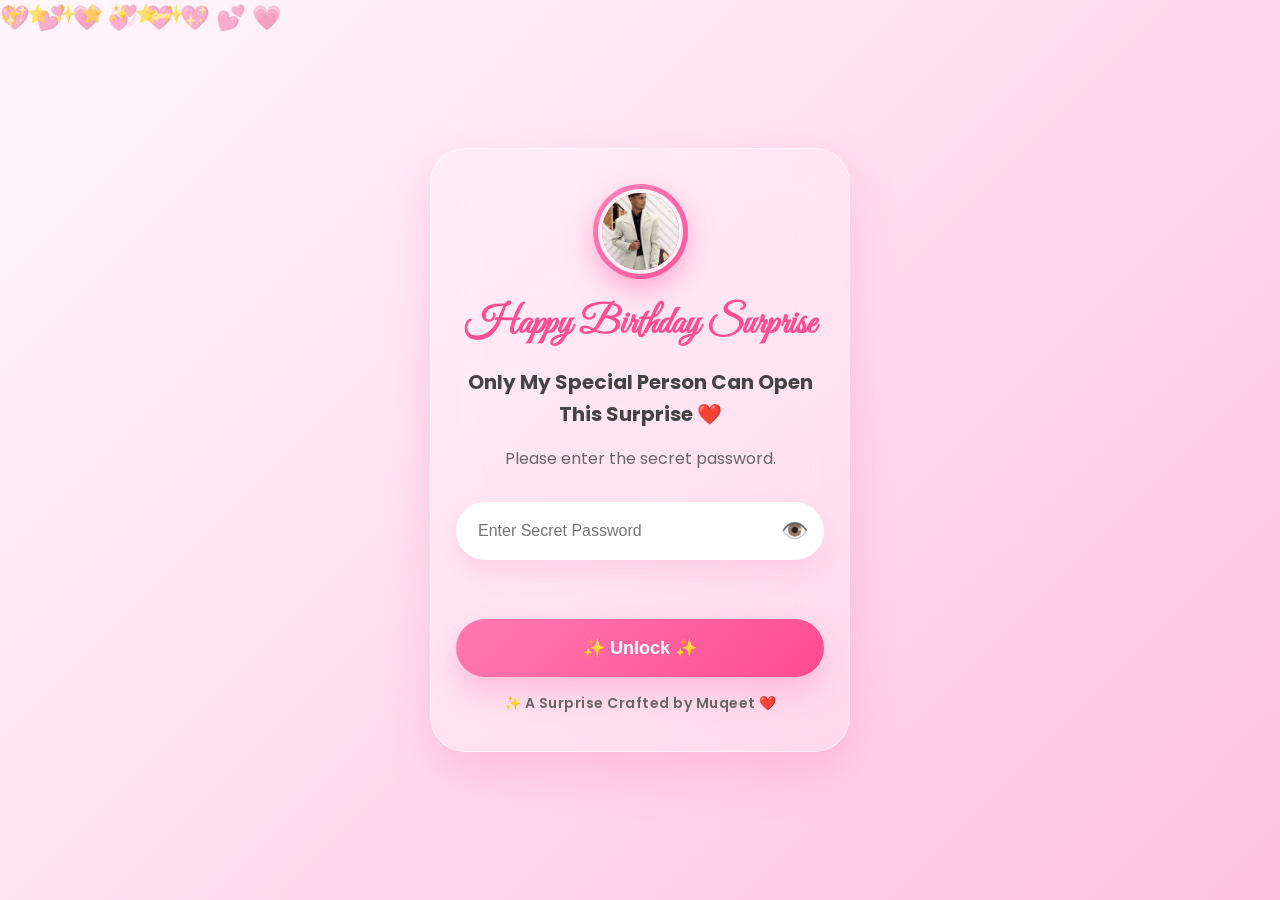
<file: index.html>
<!DOCTYPE html>
<html lang="en">

<head>

<meta charset="UTF-8">

<meta name="viewport"
content="width=device-width, initial-scale=1.0">

<title>Birthday Surprise 🔒</title>

<link rel="preconnect"
href="https://fonts.googleapis.com">

<link rel="preconnect"
href="https://fonts.gstatic.com"
crossorigin>

<link href="https://fonts.googleapis.com/css2?family=Poppins:wght@300;400;500;600;700&family=Great+Vibes&display=swap"
rel="stylesheet">

<link rel="stylesheet"
href="password.css">

</head>

<body>

<!-- Floating Background -->

<div class="hearts"></div>

<div class="sparkles"></div>


<!-- Main Card -->

<div class="container">

<div class="glass-card">

<div class="lock-icon">

    <img
        src="Muqeet.jpg"
        alt="Muqeet"
    >

</div>

<h1>

Happy Birthday Surprise

</h1>

<h2>

Only My Special Person

Can Open This Surprise ❤️

</h2>

<p>

Please enter the secret password.

</p>

<!-- Password Box -->

<div class="input-box">

<input

type="password"

id="password"

placeholder="Enter Secret Password"

autocomplete="off"

>

<button

id="togglePassword"

type="button">

👁️

</button>

</div>

<!-- Error -->

<p id="errorText"></p>

<!-- Unlock Button -->

<button id="unlockBtn">

✨ Unlock ✨

</button>

<!-- Loading -->

<div id="loadingBox">

<div class="loader"></div>

<p>

Unlocking Surprise...

</p>

</div>
<p class="hosted-by">

    ✨ A Surprise Crafted by Muqeet ❤️

</p>
</div>

</div>


<script src="password.js"></script>

</body>

</html>
</file>
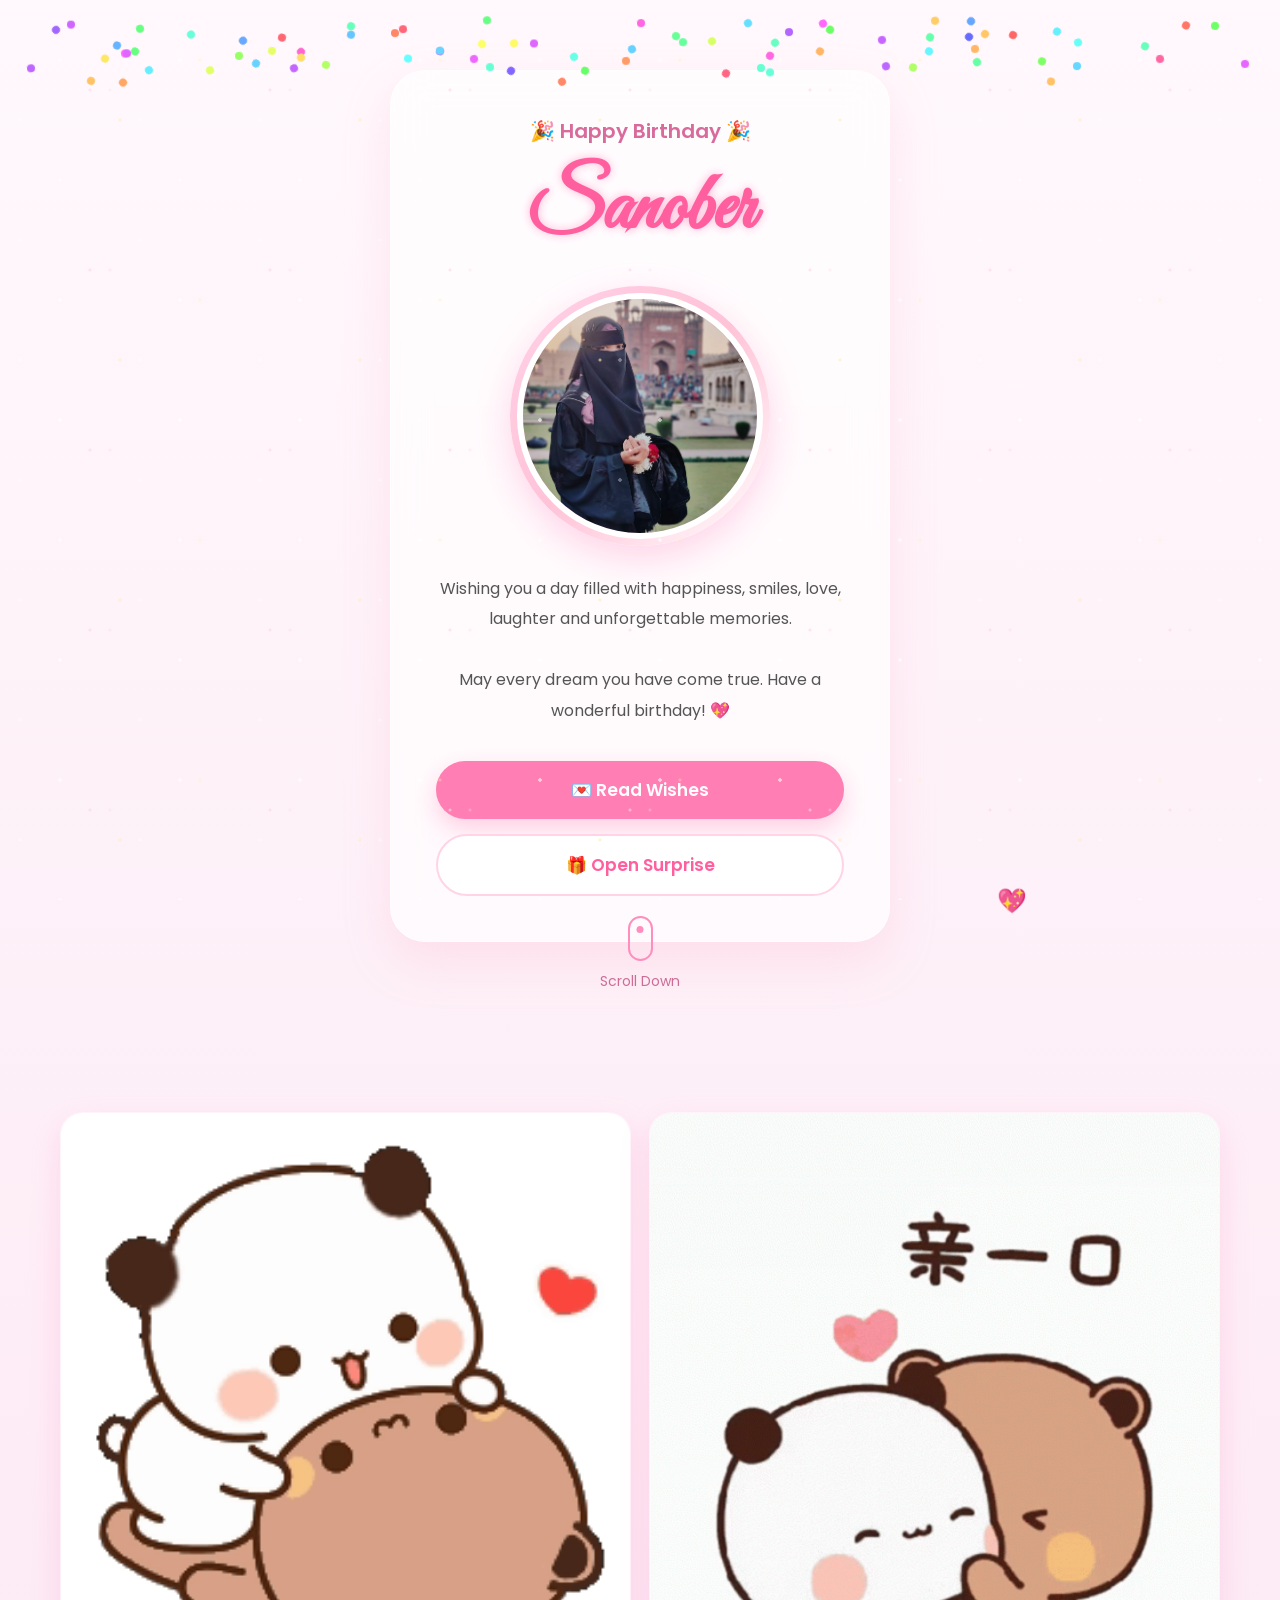
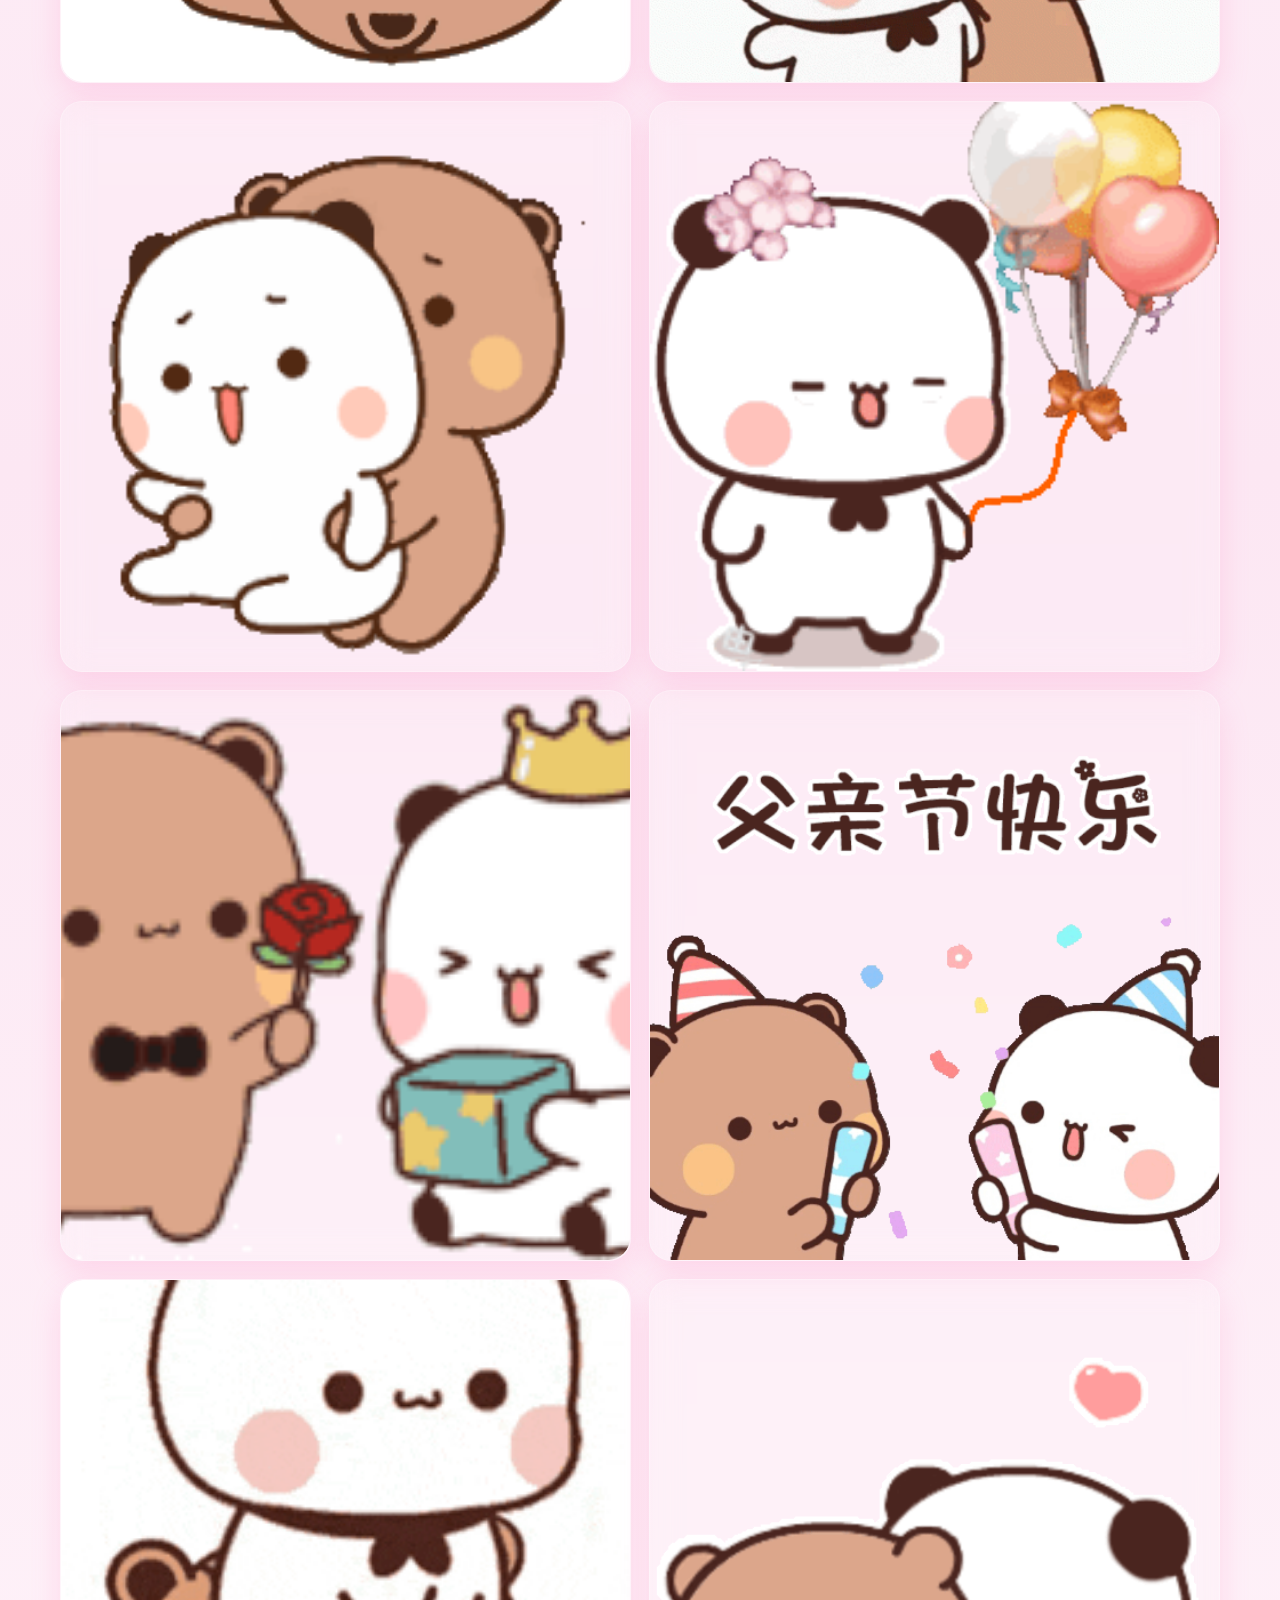
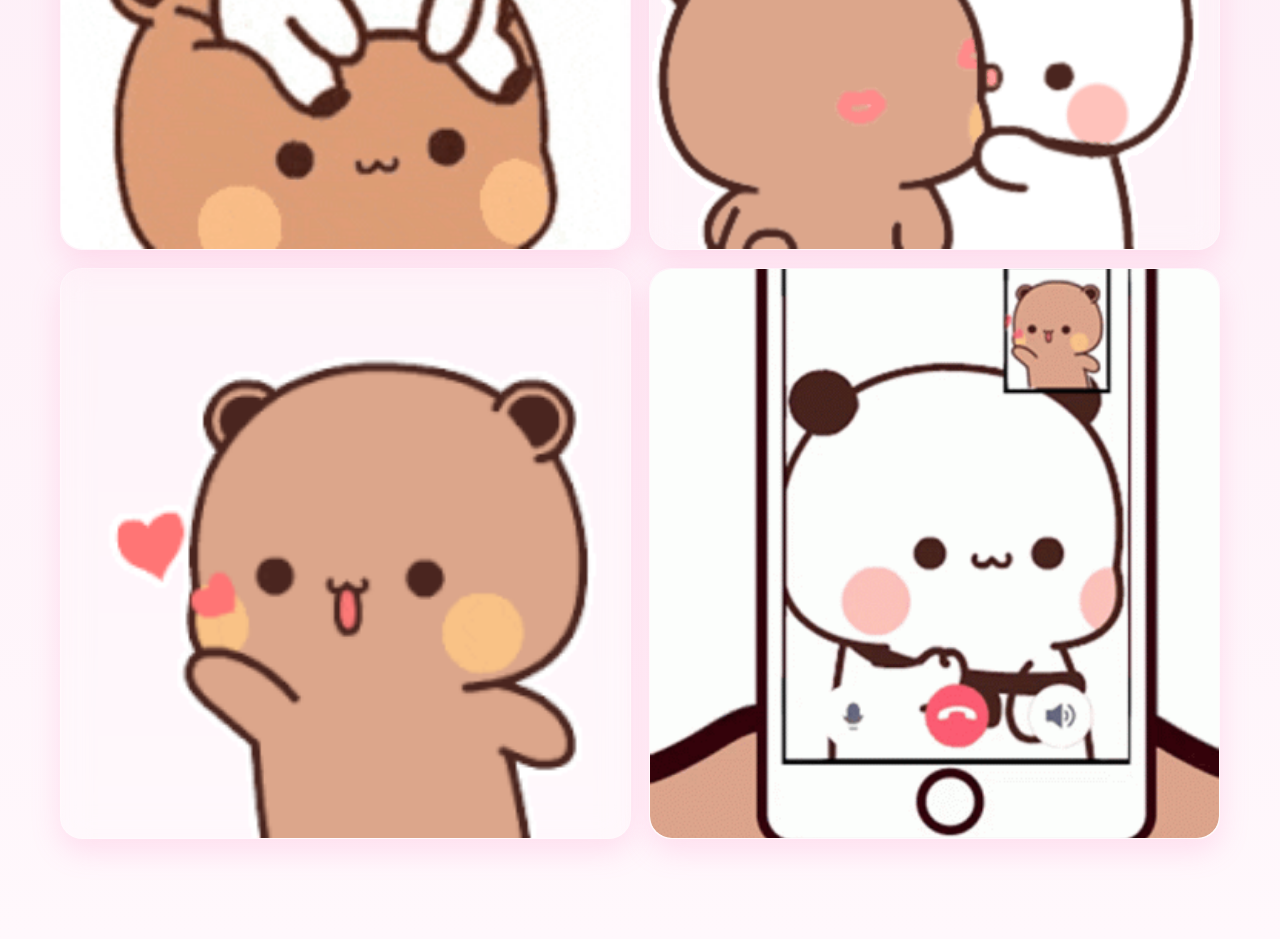
<file: home.html>
<!DOCTYPE html>
<html lang="en">
<head>
    <meta charset="UTF-8" />
    <meta name="viewport" content="width=device-width, initial-scale=1.0" />
    <title>Happy Birthday Sanober</title>

    <!-- Google Font -->
    <link href="https://fonts.googleapis.com/css2?family=Poppins:wght@300;400;500;600;700&family=Great+Vibes&display=swap" rel="stylesheet">

    <!-- CSS -->
    <link rel="stylesheet" href="style.css">
</head>
<body>

    <!-- Floating Hearts -->
    <div class="hearts">
        <span>❤</span>
        <span>❤</span>
        <span>❤</span>
        <span>❤</span>
        <span>❤</span>
        <span>❤</span>
        <span>❤</span>
    </div>

    <!-- Floating Balloons -->
    <div class="balloons">
        <div class="balloon b1"></div>
        <div class="balloon b2"></div>
        <div class="balloon b3"></div>
        <div class="balloon b4"></div>
    </div>

    <!-- Hero Section -->
    <section class="hero">

        <div class="card">

            <p class="small-title">
                🎉 Happy Birthday 🎉
            </p>

            <h1>
                Sanober
            </h1>

            <div class="photo-box">
                <img src="home.jpg" alt="Photo">
            </div>

            <p class="message">
                Wishing you a day filled with happiness,
                smiles, love, laughter and unforgettable
                memories.
                <br><br>
                May every dream you have come true.
                Have a wonderful birthday!
                💖
            </p>

            <div class="buttons">

                <a href="page2.html" class="btn pink">
                    💌 Read Wishes
                </a>

                <a href="gallery.html" class="btn white">
                    🎁 Open Surprise
                </a>

            </div>

        </div>

        <!-- Scroll Down -->

        <div class="scroll">

            <span></span>

            <p>Scroll Down</p>

        </div>

    </section>

    <!-- Sparkles -->
    <div class="sparkles"></div>

    
    <!-- =========================================
Cute GIF Gallery (Append Only)
========================================= -->

<section class="gif-gallery">

    <div class="gif-card">
        <img src="1.gif" alt="GIF 1">
    </div>

    <div class="gif-card">
        <img src="2.gif" alt="GIF 2">
    </div>

    <div class="gif-card">
        <img src="3.gif" alt="GIF 3">
    </div>

    <div class="gif-card">
        <img src="4.gif" alt="GIF 4">
    </div>

    <div class="gif-card">
        <img src="5.gif" alt="GIF 5">
    </div>

    <div class="gif-card">
        <img src="6.gif" alt="GIF 6">
    </div>

    <div class="gif-card">
        <img src="7.gif" alt="GIF 7">
    </div>

    <div class="gif-card">
        <img src="8.gif" alt="GIF 8">
    </div>

    <div class="gif-card">
        <img src="9.gif" alt="GIF 9">
    </div>

    <div class="gif-card">
        <img src="10.gif" alt="GIF 10">
    </div>

    <script src="script.js"></script>
</body>
</html>
</file>
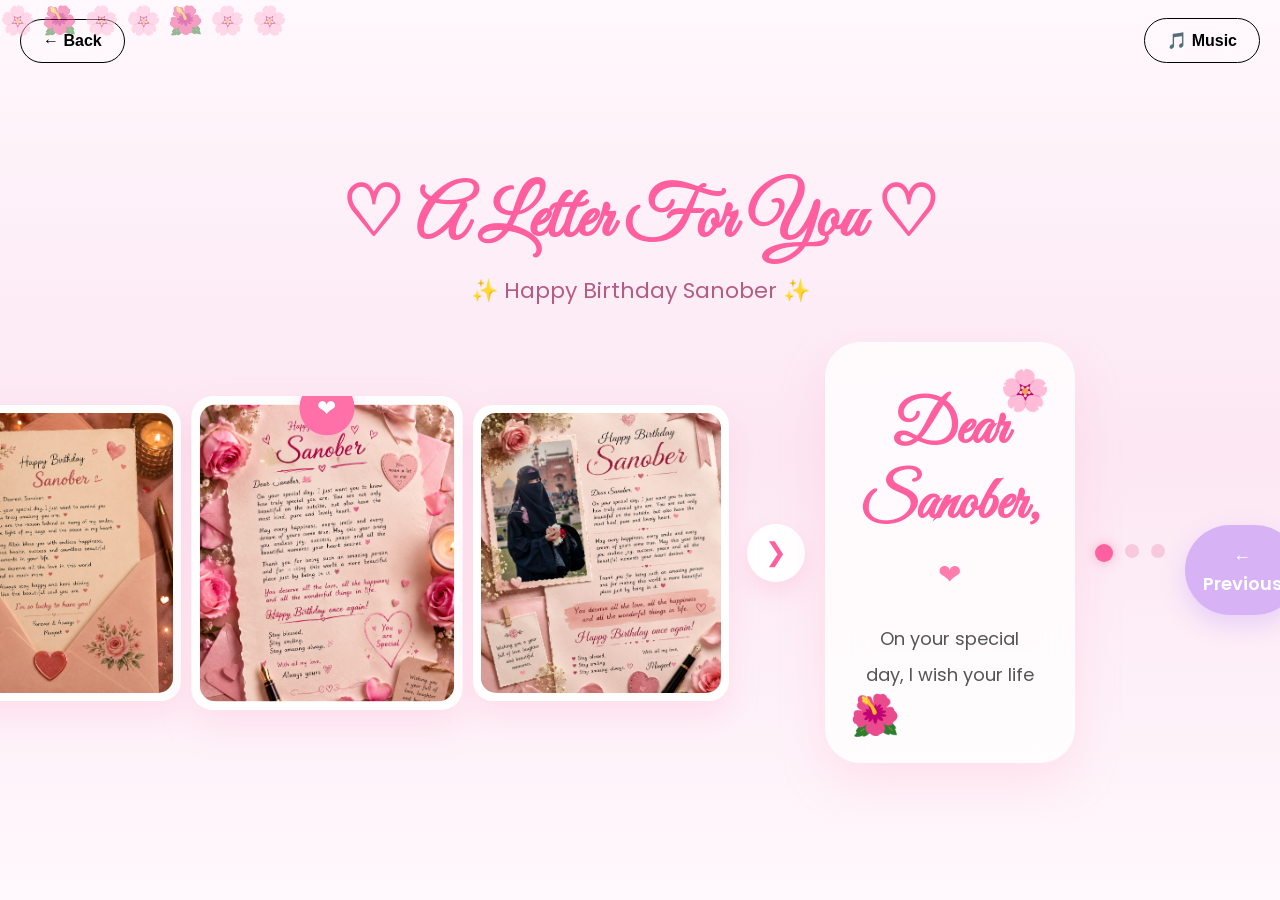
<file: page2.html>
<!DOCTYPE html>
<html lang="en">

<head>

<meta charset="UTF-8">
<meta name="viewport" content="width=device-width, initial-scale=1.0">

<title>A Letter For You | Sanober</title>

<link rel="preconnect" href="https://fonts.googleapis.com">
<link rel="preconnect" href="https://fonts.gstatic.com" crossorigin>

<link href="https://fonts.googleapis.com/css2?family=Great+Vibes&family=Poppins:wght@300;400;500;600;700&display=swap" rel="stylesheet">

<link rel="stylesheet" href="page2.css">

</head>

<body>

<!-- Floating Petals -->
<div class="petals"></div>

<!-- Music Button -->

<header class="top-bar">

<button class="back-btn" onclick="window.location.href='home.html'">

← Back

</button>

<button id="musicBtn">

🎵 Music

</button>

</header>

<!-- Main Container -->

<section class="container">

<!-- Heading -->

<div class="heading">

<h1>
♡ A Letter For You ♡
</h1>

<p>
✨ Happy Birthday Sanober ✨
</p>

</div>

<!-- Image Gallery -->

<div class="gallery-section">

    <button class="arrow left">
        ❮
    </button>

    <div class="gallery">

        <div class="image left-img">

            <img src="letter1.jpg" alt="Letter1">

        </div>

        <div class="image center-img">

            <img src="letter2.png" alt="Letter2">

            <div class="heart-badge">
                ❤
            </div>

        </div>

        <div class="image right-img">

    <img 
        src="letter3.png"
        alt="Letter3"
      
         </div>

    </div>

    <button class="arrow right">
        ❯
    </button>

</div>
<!-- Letter -->

<div class="letter-card">

<div class="flower flower-top">
🌸
</div>

<div class="flower flower-bottom">
🌺
</div>

<h2>

Dear Sanober,

</h2>

<div class="divider">

❤

</div>

<div class="letter-text">

<p>

On your special day,
I wish your life always stays
filled with happiness,
peace, love and beautiful memories.

</p>

<p>

May every smile you share
return to you a thousand times.

May every dream become reality,
and may success always walk beside you.

</p>

<p>

Thank you for being such
a wonderful person.

You deserve all the happiness
this world has to offer.

</p>

<p>

Happy Birthday once again!

Stay blessed,
Stay smiling,
Stay amazing.

💖

</p>

</div>

</div>

<!-- Slider Dots -->

<div class="dots">

<span class="active"></span>

<span></span>

<span></span>

</div>

<!-- Bottom Buttons -->

<div class="bottom-buttons">

<a href="home.html" class="previous">

← Previous

</a>

<a href="page3.html" class="next">

Next 🎁 →

</a>

</div>

</section>

<audio id="bgMusic" loop>
    <source src="Happy Birthday.mp3" type="audio/mpeg">
</audio>

<!-- Fullscreen Letter Image Preview -->

<div id="letterLightbox">

    <button id="closeLetter">

        ✕

    </button>

    <img
        src="letter1.jpg"
        alt="Birthday Letter"
    >
    

</div>


<script>
const letterImage =
document.querySelector(".left-img img");

const letterLightbox =
document.getElementById("letterLightbox");

const closeLetter =
document.getElementById("closeLetter");

letterImage.addEventListener("click", function(){

    letterLightbox.classList.add("show");

});

closeLetter.addEventListener("click", function(){

    letterLightbox.classList.remove("show");

});

letterLightbox.addEventListener("click", function(e){

    if(e.target === letterLightbox){

        letterLightbox.classList.remove("show");

    }

});


</script>

<!-- Fullscreen Letter Image Preview -->

<div id="letterLightbox2">

    <button id="closeLetter2">
        ✕
    </button>

    <img
        src="letter2.png"
        alt="Birthday Letter 2"
    >

</div>

<script>

const letterImage2 =
document.querySelector(".center-img img");

const letterLightbox2 =
document.getElementById("letterLightbox2");

const closeLetter2 =
document.getElementById("closeLetter2");

letterImage2.addEventListener("click", function(){

    letterLightbox2.classList.add("show");

});

closeLetter2.addEventListener("click", function(){

    letterLightbox2.classList.remove("show");

});

letterLightbox2.addEventListener("click", function(e){

    if(e.target === letterLightbox2){

        letterLightbox2.classList.remove("show");

    }

});

</script>

<!-- Fullscreen Letter 3 Image Preview -->

<div id="letterLightbox3">

    <button id="closeLetter3">
        ✕
    </button>

    <img
        src="letter3.png"
        alt="Birthday Letter 3"
    >

</div>

<script>

const letterImage3 =
document.querySelector(".right-img img");

const letterLightbox3 =
document.getElementById("letterLightbox3");

const closeLetter3 =
document.getElementById("closeLetter3");

letterImage3.addEventListener("click", function(){

    letterLightbox3.classList.add("show");

});

closeLetter3.addEventListener("click", function(){

    letterLightbox3.classList.remove("show");

});

letterLightbox3.addEventListener("click", function(e){

    if(e.target === letterLightbox3){

        letterLightbox3.classList.remove("show");

    }

});

</script>

<script src="music.js"></script>
<script src="page2.js"></script>

</body>

</html>
</file>
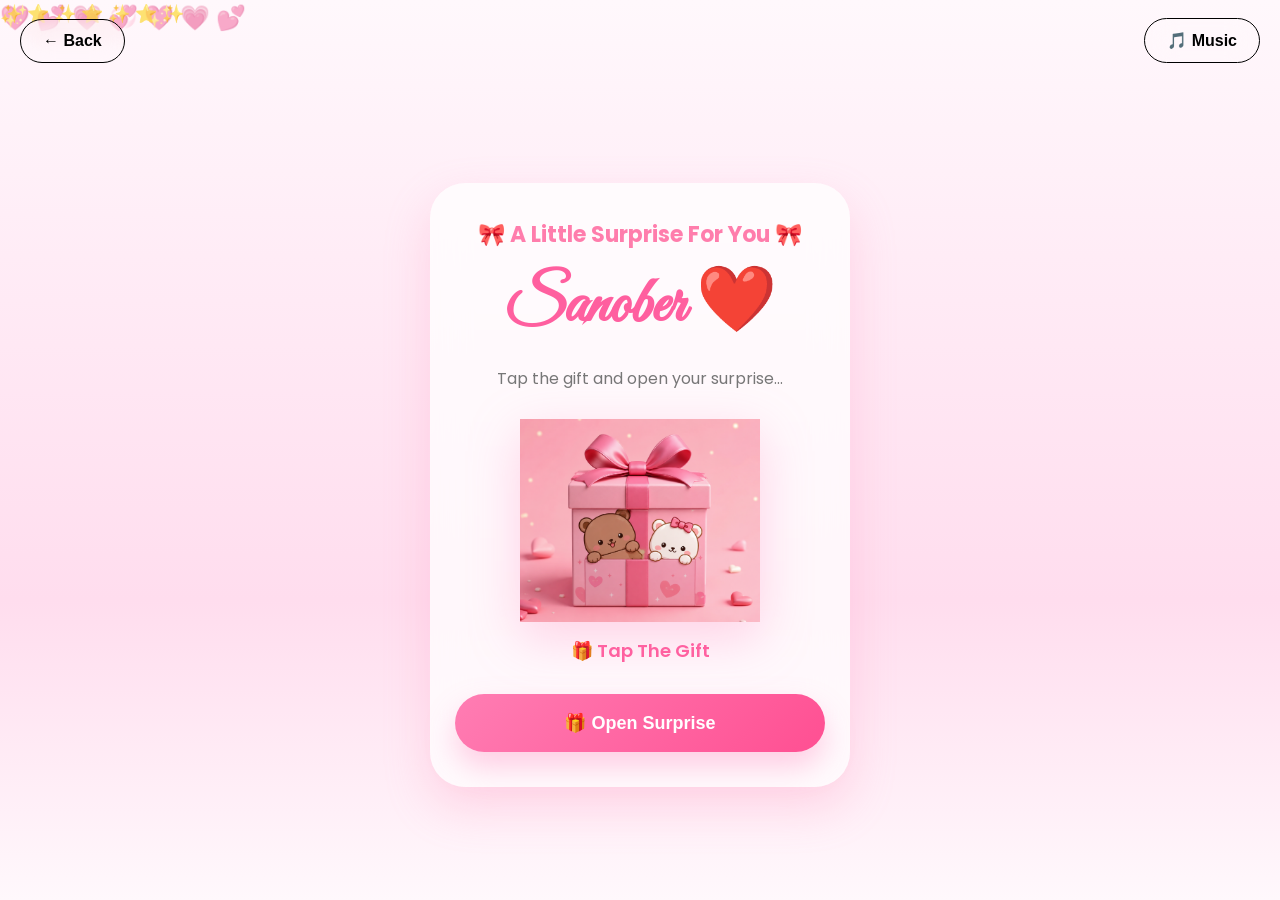
<file: page3.html>
<!DOCTYPE html>
<html lang="en">

<head>

<meta charset="UTF-8">
<meta name="viewport" content="width=device-width, initial-scale=1.0">

<title>Birthday Surprise ❤️</title>

<link rel="preconnect" href="https://fonts.googleapis.com">
<link rel="preconnect" href="https://fonts.gstatic.com" crossorigin>

<link href="https://fonts.googleapis.com/css2?family=Poppins:wght@300;400;500;600;700&family=Great+Vibes&display=swap" rel="stylesheet">

<link rel="stylesheet" href="page3.css">

</head>

<body>

<!-- Floating Background -->

<div class="hearts"></div>
<div class="sparkles"></div>

<!-- Music Button -->

<header class="top-bar">

<button class="back-btn" onclick="window.location.href='page2.html'">

← Back

</button>

<button id="musicBtn">

🎵 Music

</button>
 </header>
<!-- Main -->

<section class="container">

<div class="card">

<h3>

🎀 A Little Surprise For You 🎀

</h3>

<h1>

Sanober ❤️

</h1>

<p class="subtitle">

Tap the gift and open your surprise...

</p>

<!-- Gift Box -->

<div class="gift-area">

<img

id="giftBox"

class="gift-box"

src="box.png"

alt="Gift Box"

>

<p class="tap-text">

🎁 Tap The Gift

</p>

</div>

<!-- Hidden Surprise -->

<div id="surpriseContent" class="surprise-content">

<!-- Bears -->

<div class="bear-box">

<img

class="bear-img"

src="bear.jpg"

alt="Cute Bears"

>

</div>

<!-- Photo -->

<div class="photo-frame">

<img

src="home.jpg"

id="userPhoto"

alt="Photo"

>

</div>

<h2>

Happy Birthday ❤️

</h2>

<p>

May Allah always keep you smiling,

healthy and successful.

You deserve all the happiness in the world.

🎂✨

</p>

<a

href="page4.html"

id="wishBtn"

class="wish-btn"

>

💋 Surprise Wish Message 😙

</a>

</div>

<!-- Open Button -->

<button id="openBtn">

🎁 Open Surprise

</button>

</div>

</section>

<audio id="bgMusic" loop>
    <source src="Happy Birthday.mp3" type="audio/mpeg">
</audio>

<script src="music.js"></script>
<script src="page3.js"></script>

</body>




</html>
</file>
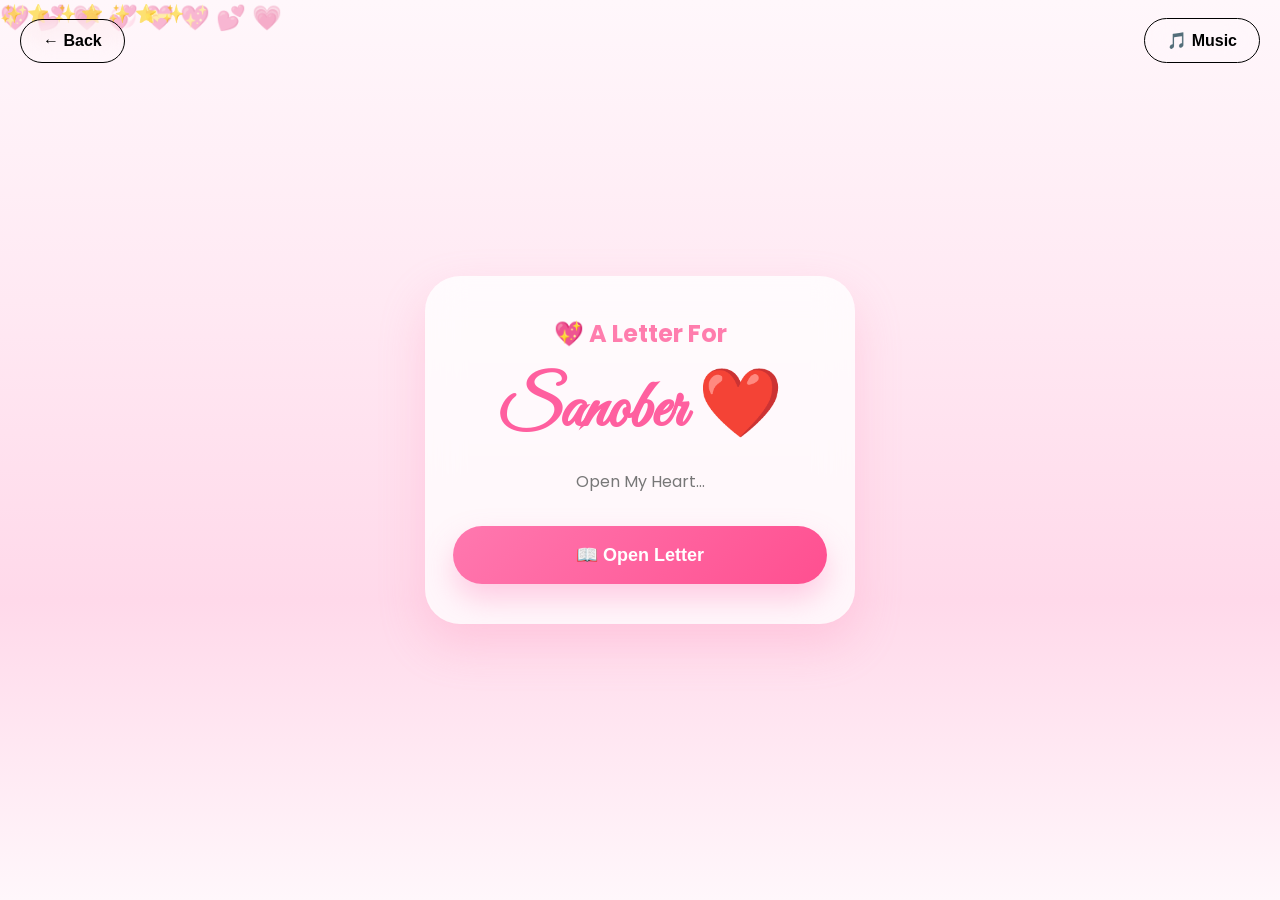
<file: page4.html>
<!DOCTYPE html>
<html lang="en">

<head>

<meta charset="UTF-8">

<meta name="viewport"
content="width=device-width, initial-scale=1.0">

<title>A Letter From My Heart ❤️</title>

<link rel="preconnect"
href="https://fonts.googleapis.com">

<link rel="preconnect"
href="https://fonts.gstatic.com"
crossorigin>

<link href="https://fonts.googleapis.com/css2?family=Poppins:wght@300;400;500;600;700&family=Great+Vibes&display=swap"
rel="stylesheet">

<link rel="stylesheet"
href="page4.css">

</head>

<body>

<!-- Floating Effects -->

<div class="hearts"></div>

<div class="sparkles"></div>

<!-- Music + Back btn -->

<header class="top-bar">

    <button class="back-btn" onclick="window.location.href='page3.html'">
        ← Back
    </button>

    <button id="musicBtn">
        🎵 Music
    </button>

</header>

<!-- Book -->

<section class="container">

<div class="book">

<div class="book-cover">

<h3>

💖

A Letter

For

</h3>

<h1>

Sanober ❤️

</h1>

<p>

Open My Heart...

</p>

<button id="openBook">

📖 Open Letter

</button>

</div>

<!-- Letter -->

<div
id="letterPage"
class="letter-page">

<div class="top">

🐻🤍

</div>

<h2>

Happy Birthday Sanober❤️

</h2>

<!-- Typewriter Message -->

<div id="message" class="message"></div>


<!-- Read Again -->

<button
id="readAgain"
class="again-btn">

💌 Read Again

</button>

<div class="ending">

🌹

Forever & Always

❤️

</div>

</div>

</div>

</section>
<audio id="bgMusic" loop>
    <source src="Happy Birthday.mp3" type="audio/mpeg">
</audio>


<script src="music.js"></script>
<script src="message.js"></script>
<script src="page4.js"></script>

</body>

</html>
</file>
<file: password.css>
/*=========================================
PASSWORD PAGE
password.css (Part 1)
=========================================*/

*{
    margin:0;
    padding:0;
    box-sizing:border-box;
}

html{
    scroll-behavior:smooth;
}

body{

    font-family:'Poppins',sans-serif;

    min-height:100vh;

    display: flex;

    justify-content:center;

    align-items:center;

    overflow:hidden;

    background:linear-gradient(135deg,#fff7fb,#ffe7f3,#ffd3e8,#ffc2df);

    position:relative;

}

/* Floating Background */

.hearts,
.sparkles{

    position:fixed;

    inset:0;

    pointer-events:none;

    z-index:1;

}

/* Main */

.container{

    width:100%;

    display:flex;

    justify-content:center;

    align-items:center;

    padding:20px;

    position:relative;

    z-index:5;

}

/* Glass Card */

.glass-card{

    width:100%;

    max-width:420px;

    background:rgba(255,255,255,.22);

    backdrop-filter:blur(22px);

    -webkit-backdrop-filter:blur(22px);

    border:1px solid rgba(255,255,255,.45);

    border-radius:35px;

    padding:35px 25px;

    text-align:center;

    box-shadow:0 20px 45px rgba(255,120,180,.28);

}

/* Lock */

.lock-icon{

    width:95px;

    height:95px;

    margin:auto;

    border-radius:50%;

    display:flex;

    justify-content:center;

    align-items:center;

    font-size:42px;

    background:linear-gradient(135deg,#ff87bb,#ff4f93);

    color:#fff;

    box-shadow:0 12px 30px rgba(255,120,180,.35);

}

/* Heading */

.glass-card h1{

    margin-top:22px;

    font-size:38px;

    font-family:'Great Vibes',cursive;

    color:#ff4f93;

}

.glass-card h2{

    margin-top:18px;

    font-size:20px;

    line-height:1.6;

    color:#444;

}

.glass-card p{

    margin-top:15px;

    color:#666;

    line-height:1.7;

}

/* Password Box */

.input-box{

    margin-top:30px;

    display:flex;

    align-items:center;

    background:#fff;

    border-radius:50px;

    overflow:hidden;

    box-shadow:0 12px 25px rgba(255,120,180,.18);

}

.input-box input{

    flex:1;

    border:none;

    outline:none;

    padding:18px 22px;

    font-size:16px;

    background:transparent;

}

.input-box button{

    width:60px;

    height:58px;

    border:none;

    background:transparent;

    cursor:pointer;

    font-size:22px;

}

/* Error */

#errorText{

    min-height:24px;

    margin-top:15px;

    color:#ff3366;

    font-size:14px;

    font-weight:600;

}

/* Unlock Button */

#unlockBtn{

    width:100%;

    margin-top:20px;

    padding:18px;

    border:none;

    border-radius:50px;

    cursor:pointer;

    color:#fff;

    font-size:18px;

    font-weight:600;

    background:linear-gradient(135deg,#ff7ab1,#ff4b90);

    box-shadow:0 15px 30px rgba(255,120,180,.35);

}

/* Loading */

#loadingBox{

    display:none;

    margin-top:28px;

}

.loader{

    width:55px;

    height:55px;

    margin:auto;

    border-radius:50%;

    border:5px solid #ffd5e8;

    border-top:5px solid #ff4f93;

}


/*=========================================
PASSWORD PAGE
password.css (Part 2)
=========================================*/

/* Loader Animation */

.loader{

    animation:spin 1s linear infinite;

}

#loadingBox p{

    margin-top:15px;

    color:#ff4f93;

    font-weight:600;

    font-size:16px;

}

/* Floating Hearts */

.hearts::before,
.hearts::after{

    content:"💖 💕 💗 💞 💝 💖 💕 💗";

    position:absolute;

    left:0;

    width:100%;

    font-size:24px;

    opacity:.25;

    animation:heartFall 18s linear infinite;

}

.hearts::after{

    animation-delay:8s;

    animation-duration:24s;

}

/* Sparkles */

.sparkles::before,
.sparkles::after{

    content:"✨ ⭐ ✨ ⭐ ✨ ⭐ ✨";

    position:absolute;

    left:0;

    width:100%;

    font-size:18px;

    opacity:.45;

    animation:sparkleMove 12s linear infinite;

}

.sparkles::after{

    animation-delay:5s;

}

/* Hover */

#unlockBtn:hover{

    transform:translateY(-3px) scale(1.02);

    transition:.3s;

}

.input-box{

    transition:.3s;

}

.input-box:focus-within{

    box-shadow:0 0 20px rgba(255,105,180,.45);

}

/* Shake Animation */

.shake{

    animation:shake .45s;

}

/* Animations */

@keyframes spin{

    from{

        transform:rotate(0deg);

    }

    to{

        transform:rotate(360deg);

    }

}

@keyframes shake{

    0%{transform:translateX(0);}
    20%{transform:translateX(-8px);}
    40%{transform:translateX(8px);}
    60%{transform:translateX(-8px);}
    80%{transform:translateX(8px);}
    100%{transform:translateX(0);}

}

@keyframes heartFall{

    from{

        transform:translateY(-120px);

    }

    to{

        transform:translateY(120vh);

    }

}

@keyframes sparkleMove{

    from{

        transform:translateY(0);

    }

    to{

        transform:translateY(-120px);

    }

}

/* Responsive */

@media(max-width:768px){

    .glass-card{

        max-width:100%;

    }

    .glass-card h1{

        font-size:34px;

    }

}

@media(max-width:480px){

    .container{

        padding:18px;

    }

    .glass-card{

        padding:28px 18px;

        border-radius:28px;

    }

    .lock-icon{

        width:80px;

        height:80px;

        font-size:34px;

    }

    .glass-card h1{

        font-size:30px;

    }

    .glass-card h2{

        font-size:18px;

    }

    .input-box input{

        font-size:15px;

        padding:16px;

    }

    .input-box button{

        width:55px;

        height:55px;

    }

    #unlockBtn{

        padding:16px;

        font-size:17px;

    }

}

/*=========================================
HOSTED BY MUQEET
=========================================*/

.lock-icon img{

    width:85px;

    height:85px;

    object-fit:cover;

    border-radius:50%;

    border:4px solid rgba(255,255,255,.9);

    box-shadow:0 8px 25px rgba(255,105,180,.35);

}

.hosted-by{

    margin-top:18px;

    font-size:14px;

    font-weight:600;

    color:#ff5f9f;

    letter-spacing:.5px;

}

/*=========================================
END
=========================================*/
</file>
<file: style.css>
/*==================================
Happy Birthday Sanober
style.css (Part 1)
==================================*/

*{
    margin:0;
    padding:0;
    box-sizing:border-box;
}

html{
    scroll-behavior:smooth;
}

body{
    font-family:'Poppins',sans-serif;
    background:linear-gradient(180deg,#FFF8FC,#FCE7F3,#FFF8FC);
    min-height:100vh;
    overflow-x:hidden;
    color:#444;
    position:relative;
}

/* Scrollbar */

::-webkit-scrollbar{
    width:8px;
}

::-webkit-scrollbar-thumb{
    background:#f6a8c8;
    border-radius:20px;
}

::-webkit-scrollbar-track{
    background:#fff;
}

/* Hero */

.hero{
    min-height:100vh;
    display:flex;
    justify-content:center;
    align-items:center;
    padding:70px 20px;
    position:relative;
}

/* Card */

.card{

    width:100%;
    max-width:420px;

    background:rgba(255,255,255,.65);

    backdrop-filter:blur(18px);

    border:1px solid rgba(255,255,255,.5);

    border-radius:35px;

    box-shadow:
    0 20px 45px rgba(255,170,200,.25);

    padding:35px 25px;

    text-align:center;

    animation:cardShow 1.2s ease;
}

/* Heading */

.small-title{

    font-size:20px;

    color:#d86b9c;

    font-weight:600;

    margin-bottom:12px;
}

.card h1{

    font-family:'Great Vibes',cursive;

    font-size:68px;

    color:#ff5f9f;

    margin-bottom:25px;

    text-shadow:0 5px 15px rgba(255,120,180,.25);
}

/* Photo */

.photo-box{

    width:220px;

    height:220px;

    margin:auto;

    border-radius:50%;

    padding:7px;

    background:linear-gradient(135deg,#ffd1e6,#ffc3d8,#ffffff);

    box-shadow:
    0 12px 35px rgba(255,120,180,.30);

    animation:floatImage 4s ease-in-out infinite;
}

.photo-box img{

    width:100%;

    height:100%;

    border-radius:50%;

    object-fit:cover;

    border:6px solid white;
}

/* Message */

.message{

    margin-top:28px;

    line-height:1.9;

    font-size:15px;

    color:#555;
}

/* Buttons */

.buttons{

    display:flex;

    flex-direction:column;

    gap:15px;

    margin-top:35px;
}

.btn{

    text-decoration:none;

    padding:16px;

    border-radius:40px;

    font-weight:600;

    transition:.35s;

    font-size:16px;
}

.pink{

    background:#ff7eb3;

    color:white;

    box-shadow:
    0 10px 25px rgba(255,126,179,.35);
}

.pink:hover{

    transform:translateY(-5px);

    background:#ff5a9a;
}

.white{

    background:white;

    color:#ff5f9f;

    border:2px solid #ffd4e6;
}

.white:hover{

    transform:translateY(-5px);

    background:#fff1f7;
}

/* Scroll */

.scroll{

    position:absolute;

    bottom:20px;

    left:50%;

    transform:translateX(-50%);

    text-align:center;

    animation:upDown 2s infinite;
}

.scroll span{

    width:25px;

    height:45px;

    display:block;

    border:2px solid #ff8dbd;

    border-radius:30px;

    margin:auto;

    position:relative;
}

.scroll span::before{

    content:"";

    width:7px;

    height:7px;

    background:#ff8dbd;

    position:absolute;

    left:50%;

    transform:translateX(-50%);

    top:8px;

    border-radius:50%;

    animation:wheel 1.5s infinite;
}

.scroll p{

    margin-top:10px;

    color:#cc6d98;

    font-size:14px;
}

/* Hearts */

.hearts{

    position:fixed;

    width:100%;

    height:100%;

    top:0;

    left:0;

    overflow:hidden;

    pointer-events:none;
}

.hearts span{

    position:absolute;

    bottom:-40px;

    color:#ff8dbd;

    font-size:18px;

    animation:heartFloat linear infinite;
}

.hearts span:nth-child(1){
left:8%;
animation-duration:8s;
}

.hearts span:nth-child(2){
left:20%;
animation-duration:12s;
font-size:24px;
}

.hearts span:nth-child(3){
left:35%;
animation-duration:9s;
}

.hearts span:nth-child(4){
left:52%;
animation-duration:11s;
font-size:22px;
}

.hearts span:nth-child(5){
left:68%;
animation-duration:7s;
}

.hearts span:nth-child(6){
left:82%;
animation-duration:10s;
}

.hearts span:nth-child(7){
left:94%;
animation-duration:9s;
}

/* Balloons */

.balloons{

    position:fixed;

    width:100%;

    height:100%;

    pointer-events:none;

    overflow:hidden;
}

.balloon{

    width:70px;

    height:90px;

    border-radius:50%;

    position:absolute;

    bottom:-150px;

    animation:balloonUp linear infinite;
}

.balloon::after{

    content:"";

    position:absolute;

    width:2px;

    height:90px;

    background:#bbb;

    left:50%;

    top:90px;
}

.b1{
left:8%;
background:#ff9cc5;
animation-duration:15s;
}

.b2{
left:32%;
background:#ffd166;
animation-duration:18s;
}

.b3{
left:62%;
background:#bde0fe;
animation-duration:17s;
}

.b4{
left:86%;
background:#caffbf;
animation-duration:20s;
}
/*==================================
style.css (Part 2)
==================================*/

/* Sparkles */

.sparkles{
    position:fixed;
    inset:0;
    pointer-events:none;
    overflow:hidden;
}

.sparkles::before,
.sparkles::after{
    content:"";
    position:absolute;
    width:100%;
    height:100%;
    background-image:
        radial-gradient(circle,#ffffff 1.5px,transparent 2px),
        radial-gradient(circle,#ffd6e7 1px,transparent 2px),
        radial-gradient(circle,#fff2a8 1px,transparent 2px);
    background-size:120px 120px,180px 180px,240px 240px;
    animation:twinkle 12s linear infinite;
    opacity:.6;
}

.sparkles::after{
    animation-duration:18s;
    transform:rotate(180deg);
    opacity:.35;
}

/*=========================
Animations
=========================*/

@keyframes cardShow{

    from{
        opacity:0;
        transform:translateY(40px) scale(.95);
    }

    to{
        opacity:1;
        transform:translateY(0) scale(1);
    }
}

@keyframes floatImage{

    0%,100%{
        transform:translateY(0px);
    }

    50%{
        transform:translateY(-12px);
    }
}

@keyframes balloonUp{

    0%{
        transform:translateY(0) translateX(0);
    }

    25%{
        transform:translateY(-25vh) translateX(10px);
    }

    50%{
        transform:translateY(-50vh) translateX(-10px);
    }

    75%{
        transform:translateY(-75vh) translateX(8px);
    }

    100%{
        transform:translateY(-130vh) translateX(-8px);
    }
}

@keyframes heartFloat{

    0%{
        transform:translateY(0) scale(.8);
        opacity:0;
    }

    10%{
        opacity:1;
    }

    100%{
        transform:translateY(-120vh) translateX(30px) scale(1.5);
        opacity:0;
    }
}

@keyframes wheel{

    0%{
        top:8px;
        opacity:1;
    }

    100%{
        top:24px;
        opacity:0;
    }
}

@keyframes upDown{

    0%,100%{
        transform:translateX(-50%) translateY(0);
    }

    50%{
        transform:translateX(-50%) translateY(8px);
    }
}

@keyframes twinkle{

    0%{
        transform:translateY(0);
    }

    100%{
        transform:translateY(-120px);
    }
}

/*=========================
Hover Effects
=========================*/

.card:hover{
    transform:translateY(-5px);
    transition:.4s;
}

.photo-box:hover{
    transform:scale(1.04);
    transition:.4s;
}

.btn:active{
    transform:scale(.96);
}

/*=========================
Responsive
=========================*/

@media (max-width:768px){

    .hero{
        padding:40px 18px 90px;
    }

    .card{
        border-radius:28px;
        padding:28px 20px;
    }

    .card h1{
        font-size:58px;
    }

    .photo-box{
        width:190px;
        height:190px;
    }

    .message{
        font-size:14px;
        line-height:1.8;
    }

    .btn{
        padding:15px;
        font-size:15px;
    }

    .balloon{
        width:58px;
        height:78px;
    }

}

@media (max-width:480px){

    .small-title{
        font-size:18px;
    }

    .card h1{
        font-size:50px;
    }

    .photo-box{
        width:165px;
        height:165px;
    }

    .message{
        font-size:13px;
    }

    .btn{
        font-size:14px;
        padding:14px;
    }

    .scroll p{
        font-size:12px;
    }

}

@media (min-width:1024px){

    .card{
        max-width:500px;
        padding:45px;
    }

    .card h1{
        font-size:82px;
    }

    .photo-box{
        width:260px;
        height:260px;
    }

    .message{
        font-size:16px;
    }

    .btn{
        font-size:17px;
    }

}

/* End of style.css */

.star{
    position:fixed;
    color:white;
    pointer-events:none;
    z-index:999;
    animation:starAnimation linear forwards;
}

@keyframes starAnimation{

    from{
        opacity:0;
        transform:translateY(0) scale(.5);
    }

    50%{
        opacity:1;
    }

    to{
        opacity:0;
        transform:translateY(-80px) scale(1.5);
    }

}

/*=========================================
APPEND CSS
GIF GALLERY
(Part 1)
=========================================*/
.gif-gallery{

    width:100%;

    max-width:1200px;

    margin:80px auto;

    padding:20px;

    display:grid;

    grid-template-columns:repeat(2,1fr);

    gap:18px;

}

.gif-card{

    position:relative;

    overflow:hidden;

    border-radius:22px;

    background:rgba(255,255,255,.12);

    backdrop-filter:blur(14px);

    -webkit-backdrop-filter:blur(14px);

    border:1px solid rgba(255,255,255,.25);

    box-shadow:0 12px 30px rgba(255,105,180,.18);

    transition:.35s ease;

}

.gif-card:hover{

    transform:translateY(-8px) scale(1.03);

    box-shadow:0 18px 45px rgba(255,105,180,.30);

}

.gif-card img{

    display:block;

    width:100%;

    aspect-ratio:1/1;

    object-fit:cover;

    border-radius:22px;

}

/* Back To Top */

#backToTop{

    position:fixed;

    right:20px;

    bottom:25px;

    width:58px;

    height:58px;

    border:none;

    border-radius:50%;

    cursor:pointer;

    font-size:24px;

    color:#fff;

    background:linear-gradient(135deg,#ff79b0,#ff4d94);

    box-shadow:0 10px 30px rgba(255,105,180,.35);

    display:none;

    z-index:9999;

    transition:.3s;

}

#backToTop:hover{

    transform:scale(1.1);

}

/*=========================================
APPEND CSS
GIF GALLERY
(Part 2)
=========================================*/

/* Floating Animation */

.gif-card{

    animation:floatGif 4s ease-in-out infinite;

}

.gif-card:nth-child(even){

    animation-delay:.6s;

}

.gif-card:nth-child(3n){

    animation-delay:1.2s;

}

/* Shine Effect */

.gif-card::before{

    content:"";

    position:absolute;

    top:0;

    left:-120%;

    width:60%;

    height:100%;

    background:linear-gradient(
        90deg,
        transparent,
        rgba(255,255,255,.35),
        transparent
    );

    transform:skewX(-25deg);

    transition:.8s;

}

.gif-card:hover::before{

    left:160%;

}

/* Arrow Animation */

#backToTop{

    animation:bounceArrow 1.8s infinite;

}

#backToTop:hover{

    box-shadow:0 15px 35px rgba(255,80,150,.45);

}

/* Responsive */

@media (max-width:768px){

    .gif-gallery{

        gap:14px;

        padding:16px;

    }

    .gif-card{

        border-radius:18px;

    }

    .gif-card img{

        border-radius:18px;

    }

}

@media (max-width:480px){

    .gif-gallery{

        grid-template-columns:repeat(2,1fr);

        gap:10px;

        padding:12px;

        margin:60px auto;

    }

    .gif-card{

        border-radius:15px;

    }

    .gif-card img{

        border-radius:15px;

    }

    #backToTop{

        width:52px;

        height:52px;

        font-size:20px;

        right:15px;

        bottom:20px;

    }

}

/* Keyframes */

@keyframes floatGif{

    0%{

        transform:translateY(0px);

    }

    50%{

        transform:translateY(-8px);

    }

    100%{

        transform:translateY(0px);

    }

}

@keyframes bounceArrow{

    0%{

        transform:translateY(0);

    }

    50%{

        transform:translateY(-8px);

    }

    100%{

        transform:translateY(0);

    }

}

.html{
    scroll-behavior: smooth;
}

/*=========================================
END APPEND CSS
=========================================*/
</file>
<file: page2.css>
/*=========================================
Page 2 - A Letter For You
Part 1
=========================================*/

*{
    margin:0;
    padding:0;
    box-sizing:border-box;
}

html{
    scroll-behavior:smooth;
}

body{

    font-family:'Poppins',sans-serif;

    background:linear-gradient(180deg,#FFF8FC,#FCE7F3,#FFF8FC);

    min-height:100vh;

    overflow-x:hidden;

    color:#444;

    position:relative;

}

/* Floating Petals */

.petals{

    position:fixed;

    width:100%;

    height:100%;

    top:0;

    left:0;

    pointer-events:none;

    overflow:hidden;

    z-index:1;

}

/* Music Button */

/*==============================
Music Button
==============================*/

.top-bar{

    width:100%;

    display:flex;

    justify-content:space-between;

    align-items:center;

    padding:18px 20px;

}

.back-btn,
#musicBtn{

    border:none;

    outline:none;

    cursor:pointer;

    padding:12px 22px;

    border-radius:50px;

    font-size:16px;

    font-weight:600;

    color:#000;

    background:rgba(255,255,255,.18);

    backdrop-filter:blur(15px);

    -webkit-backdrop-filter:blur(15px);

    border:1px solid black;

    transition:.35s;

}

.back-btn:hover,
#musicBtn:hover{

    transform:translateY(-3px);

    background:rgba(255,255,255,.28);

}

/* Main */

.container{

    width:100%;

    max-width:1200px;

    margin:auto;

    padding:90px 20px 50px;

    position:relative;

    z-index:5;

}

/* Heading */

.heading{

    text-align:center;

    margin-bottom:35px;

}

.heading h1{

    font-family:'Great Vibes',cursive;

    font-size:70px;

    color:#ff5f9f;

}

.heading p{

    margin-top:10px;

    color:#b45c84;

    font-size:22px;

}

/* Gallery */

.gallery-section{

    display:flex;

    align-items:center;

    justify-content:center;

    gap:20px;

    margin-bottom:40px;

}

.gallery{

    display:flex;

    gap:18px;

    align-items:center;

}

.image{

    position:relative;

    border-radius:20px;

    overflow:hidden;

    background:white;

    padding:8px;

    box-shadow:0 15px 30px rgba(255,170,200,.25);

}

.image img{

    display:block;

    width:240px;

    height:280px;

    object-fit:cover;

    border-radius:15px;

}

.center-img{

    transform:scale(1.06);

}

.heart-badge{

    position:absolute;

    top:-15px;

    left:50%;

    transform:translateX(-50%);

    width:52px;

    height:52px;

    border-radius:50%;

    background:#ff6fa8;

    color:white;

    display:flex;

    align-items:center;

    justify-content:center;

    font-size:22px;

    box-shadow:0 8px 20px rgba(255,120,180,.30);

}

.arrow{

    width:58px;

    height:58px;

    border:none;

    border-radius:50%;

    background:white;

    color:#ff5f9f;

    font-size:26px;

    cursor:pointer;

    box-shadow:0 10px 20px rgba(255,160,190,.25);

}

/* Letter */

.letter-card{

    background:rgba(255,255,255,.78);

    backdrop-filter:blur(18px);

    border-radius:35px;

    padding:50px 35px;

    position:relative;

    box-shadow:0 20px 45px rgba(255,170,200,.25);

}

.letter-card h2{

    text-align:center;

    font-family:'Great Vibes',cursive;

    font-size:60px;

    color:#ff5f9f;

}

.divider{

    text-align:center;

    margin:12px 0 25px;

    color:#ff7cad;

    font-size:28px;

}

.letter-text{

    text-align:center;

    line-height:2;

    font-size:18px;

    color:#555;

}

.letter-text p{

    margin-bottom:20px;

}

/* Flowers */

.flower{

    position:absolute;

    font-size:40px;

}

.flower-top{

    top:18px;

    right:25px;

}

.flower-bottom{

    bottom:18px;

    left:25px;

}
/*=========================================
Page 2 - A Letter For You
Part 2
=========================================*/

/* Bottom Dots */

.dots{

    display:flex;

    justify-content:center;

    gap:12px;

    margin:30px 0;

}

.dots span{

    width:14px;

    height:14px;

    border-radius:50%;

    background:#f8c8dc;

    transition:.3s;

}

.dots span.active{

    width:18px;

    height:18px;

    background:#ff5f9f;

    box-shadow:0 0 12px rgba(255,95,159,.45);

}

/* Bottom Buttons */

.bottom-buttons{

    display:flex;

    justify-content:space-between;

    align-items:center;

    gap:20px;

    margin-top:35px;

}

.bottom-buttons a{

    flex:1;

    text-decoration:none;

    text-align:center;

    padding:18px;

    border-radius:50px;

    font-size:18px;

    font-weight:600;

    transition:.35s;

}

.previous{

    background:#d7b3f6;

    color:#fff;

    box-shadow:0 10px 25px rgba(170,120,255,.25);

}

.next{

    background:#ff77ad;

    color:#fff;

    box-shadow:0 10px 25px rgba(255,119,173,.30);

}

.previous:hover,
.next:hover{

    transform:translateY(-5px);

}

/* Hover Effects */

.image{

    transition:.35s;

}

.image:hover{

    transform:translateY(-8px) scale(1.03);

}

.center-img:hover{

    transform:translateY(-8px) scale(1.08);

}

.music-btn button{

    transition:.35s;

}

.music-btn button:hover{

    transform:rotate(20deg) scale(1.08);

}

.back-btn a{

    transition:.35s;

}

.back-btn a:hover{

    transform:translateY(-4px);

}

/* Floating Petals */

.petals::before,
.petals::after{

    content:"🌸 🌺 🌸 🌸 🌺 🌸 🌸";

    position:absolute;

    width:100%;

    left:0;

    font-size:28px;

    opacity:.35;

    animation:petals 18s linear infinite;

}

.petals::after{

    animation-duration:25s;

    animation-delay:4s;

    opacity:.25;

}

/* Animations */

@keyframes petals{

    0%{

        transform:translateY(-120px);

    }

    100%{

        transform:translateY(120vh);

    }

}

@keyframes fadeUp{

    from{

        opacity:0;

        transform:translateY(40px);

    }

    to{

        opacity:1;

        transform:translateY(0);

    }

}

.heading,
.gallery-section,
.letter-card,
.bottom-buttons{

    animation:fadeUp .9s ease;

}

/* Mobile */

@media(max-width:992px){

.gallery{

    flex-direction:column;

}

.image img{

    width:300px;

    height:220px;

}

.arrow{

    display:none;

}

.heading h1{

    font-size:56px;

}

.letter-card{

    padding:35px 25px;

}

.letter-card h2{

    font-size:48px;

}

.letter-text{

    font-size:16px;

}

}

@media(max-width:600px){

.container{

    padding:90px 15px 40px;

}

.heading h1{

    font-size:44px;

}

.heading p{

    font-size:18px;

}

.image img{

    width:100%;

    max-width:320px;

    height:200px;

}

.letter-card{

    border-radius:25px;

    padding:28px 18px;

}

.letter-card h2{

    font-size:40px;

}

.letter-text{

    font-size:15px;

    line-height:1.8;

}

.bottom-buttons{

    flex-direction:column;

}

.bottom-buttons a{

    width:100%;

    font-size:16px;

}

.back-btn{

    top:12px;

    left:12px;

}

.music-btn{

    top:12px;

    right:12px;

}

.music-btn button{

    width:48px;

    height:48px;

    font-size:20px;

}

}

@media(min-width:1300px){

.container{

    max-width:1300px;

}

.heading h1{

    font-size:80px;

}

.image img{

    width:270px;

    height:320px;

}

.letter-card{

    max-width:1000px;

    margin:auto;

}

}


/*=================================
FULLSCREEN LETTER IMAGE
=================================*/

.left-img img{

    cursor:zoom-in;

}

/* Fullscreen Background */

#letterLightbox{

    position:fixed;

    inset:0;

    background:rgba(0,0,0,.78);

    backdrop-filter:blur(12px);

    -webkit-backdrop-filter:blur(12px);

    display:flex;

    align-items:center;

    justify-content:center;

    padding:25px;

    opacity:0;

    visibility:hidden;

    transition:opacity .45s ease,
               visibility .45s ease;

    z-index:9999;

}

/* Show Fullscreen */

#letterLightbox.show{

    opacity:1;

    visibility:visible;

}

/* Full Letter Image */

#letterLightbox img{

    max-width:95vw;

    max-height:92vh;

    width:auto;

    height:auto;

    object-fit:contain;

    border-radius:18px;

    box-shadow:0 20px 60px rgba(0,0,0,.5);

    transform:scale(.75);

    opacity:0;

    transition:transform .5s ease,
               opacity .5s ease;

}

/* Smooth Open Animation */

#letterLightbox.show img{

    transform:scale(1);

    opacity:1;

}

/* Close Button */

#closeLetter{

    position:absolute;

    top:18px;

    right:20px;

    width:48px;

    height:48px;

    border:none;

    border-radius:50%;

    background:rgba(255,255,255,.9);

    color:#ff5f9f;

    font-size:28px;

    font-weight:bold;

    cursor:pointer;

    z-index:2;

    transition:.3s;

}

#closeLetter:hover{

    transform:rotate(90deg) scale(1.1);

}

/* Mobile */

@media(max-width:600px){

    #letterLightbox{

        padding:12px;

    }

    #letterLightbox img{

        max-width:96vw;

        max-height:88vh;

        border-radius:12px;

    }

    #closeLetter{

        top:12px;

        right:12px;

        width:44px;

        height:44px;

        font-size:24px;

    }

}
/*=================================
FULLSCREEN LETTER 2 IMAGE
=================================*/

.left-img2 img{

    cursor:zoom-in;

}

/* Fullscreen Background */

#letterLightbox2{

    position:fixed;

    inset:0;

    background:rgba(0,0,0,.78);

    backdrop-filter:blur(12px);

    -webkit-backdrop-filter:blur(12px);

    display:flex;

    align-items:center;

    justify-content:center;

    padding:25px;

    opacity:0;

    visibility:hidden;

    transition:opacity .45s ease,
               visibility .45s ease;

    z-index:9999;

}

/* Show Fullscreen */

#letterLightbox2.show{

    opacity:1;

    visibility:visible;

}

/* Full Letter Image */

#letterLightbox2 img{

    max-width:95vw;

    max-height:92vh;

    width:auto;

    height:auto;

    object-fit:contain;

    border-radius:18px;

    box-shadow:0 20px 60px rgba(0,0,0,.5);

    transform:scale(.75);

    opacity:0;

    transition:transform .5s ease,
               opacity .5s ease;

}

/* Smooth Open Animation */

#letterLightbox2.show img{

    transform:scale(1);

    opacity:1;

}

/* Close Button */

#closeLetter2{

    position:absolute;

    top:18px;

    right:20px;

    width:48px;

    height:48px;

    border:none;

    border-radius:50%;

    background:rgba(255,255,255,.9);

    color:#ff5f9f;

    font-size:28px;

    font-weight:bold;

    cursor:pointer;

    z-index:2;

    transition:.3s;

}

#closeLetter2:hover{

    transform:rotate(90deg) scale(1.1);

}

/* Mobile */

@media(max-width:600px){

    #letterLightbox2{

        padding:12px;

    }

    #letterLightbox2 img{

        max-width:96vw;

        max-height:88vh;

        border-radius:12px;

    }

    #closeLetter2{

        top:12px;

        right:12px;

        width:44px;

        height:44px;

        font-size:24px;

    }

}


/*=================================
FULLSCREEN LETTER 3 IMAGE
=================================*/

.right-img img{

    cursor:zoom-in;

}

#letterLightbox3{

    position:fixed;

    inset:0;

    background:rgba(0,0,0,.78);

    backdrop-filter:blur(12px);

    -webkit-backdrop-filter:blur(12px);

    display:flex;

    align-items:center;

    justify-content:center;

    padding:25px;

    opacity:0;

    visibility:hidden;

    transition:opacity .45s ease,
               visibility .45s ease;

    z-index:9999;

}

#letterLightbox3.show{

    opacity:1;

    visibility:visible;

}

#letterLightbox3 img{

    max-width:95vw;

    max-height:92vh;

    width:auto;

    height:auto;

    object-fit:contain;

    border-radius:18px;

    box-shadow:0 20px 60px rgba(0,0,0,.5);

    transform:scale(.75);

    opacity:0;

    transition:transform .5s ease,
               opacity .5s ease;

}

#letterLightbox3.show img{

    transform:scale(1);

    opacity:1;

}

#closeLetter3{

    position:absolute;

    top:18px;

    right:20px;

    width:48px;

    height:48px;

    border:none;

    border-radius:50%;

    background:rgba(255,255,255,.9);

    color:#ff5f9f;

    font-size:28px;

    font-weight:bold;

    cursor:pointer;

    z-index:2;

    transition:.3s;

}

#closeLetter3:hover{

    transform:rotate(90deg) scale(1.1);

}

@media(max-width:600px){

    #letterLightbox3{

        padding:12px;

    }

    #letterLightbox3 img{

        max-width:96vw;

        max-height:88vh;

        border-radius:12px;

    }

    #closeLetter3{

        top:12px;

        right:12px;

        width:44px;

        height:44px;

        font-size:24px;

    }

}
/* =========================================
   FINAL MOBILE FIX - PAGE 2
========================================= */

@media (max-width: 600px) {

    /* Page width fix */
    body {
        width: 100%;
        overflow-x: hidden;
    }

    /* Top buttons */
    .top-bar {
        padding: 18px 20px;
    }

    .back-btn,
    #musicBtn {
        padding: 12px 20px;
        font-size: 16px;
    }

    /* Main container */
    .container {
        width: 100%;
        max-width: 100%;
        padding: 65px 22px 40px;
        margin: 0 auto;
    }

    /* Heading */
    .heading {
        width: 100%;
        margin-bottom: 30px;
    }

    .heading h1 {
        font-size: 43px;
        line-height: 1.2;
    }

    .heading p {
        font-size: 18px;
        margin-top: 12px;
    }

    /* Gallery section */
    .gallery-section {
        width: 100%;
        display: flex;
        flex-direction: column;
        align-items: center;
        justify-content: center;
        margin-bottom: 45px;
    }

    /* Gallery */
    .gallery {
        width: 100%;
        display: flex;
        flex-direction: column;
        align-items: center;
        gap: 22px;
    }

    /* Every image wrapper */
    .image,
    .left-img,
    .left-img2,
    .right-img {
        width: 100%;
        max-width: 260px;
        margin: 0 auto;
    }

    /* Images */
    .image img,
    .left-img img,
    .left-img2 img,
    .right-img img {
        display: block;
        width: 100%;
        height: auto;
        max-height: none;
        object-fit: contain;
        border-radius: 15px;
    }

    /* Remove desktop scale on mobile */
    .center-img {
        transform: none;
    }

    .center-img:hover {
        transform: none;
    }

    /* Letter card */
    .letter-card {
        width: 100%;
        max-width: 100%;
        margin: 0 auto;
        padding: 38px 22px;
        border-radius: 28px;
    }

    .letter-card h2 {
        font-size: 45px;
        line-height: 1.2;
    }

    .letter-text {
        font-size: 16px;
        line-height: 1.8;
    }

    .letter-text p {
        margin-bottom: 24px;
    }

    /* Dots */
    .dots {
        margin: 32px 0;
    }

    /* Buttons */
    .bottom-buttons {
        width: 100%;
        display: flex;
        flex-direction: column;
        gap: 18px;
        margin-top: 30px;
    }

    .bottom-buttons a {
        width: 100%;
        padding: 18px 15px;
        font-size: 17px;
    }

    /* Flowers inside card */
    .flower {
        font-size: 32px;
    }

    .flower-top {
        top: 20px;
        right: 18px;
    }

    .flower-bottom {
        bottom: 18px;
        left: 18px;
    }
    }
/* End */
</file>
<file: page3.css>
/*=========================================
PAGE 3 VERSION 2
page3.css (Part 1)
=========================================*/

*{
    margin:0;
    padding:0;
    box-sizing:border-box;
}

html{
    scroll-behavior:smooth;
}

body{

    font-family:'Poppins',sans-serif;

    background:linear-gradient(180deg,#FFF8FC,#FFEAF5,#FFDDEE,#FFF8FC);

    min-height:100vh;

    overflow-x:hidden;

    position:relative;

}

/* Floating Background */

.hearts,
.sparkles{

    position:fixed;

    inset:0;

    pointer-events:none;

    z-index:1;

}

/*==============================
Top Bar
==============================*/

.top-bar{
    position:fixed;
    top:0;
    left:0;
    width:100%;
    display:flex;
    justify-content:space-between;
    align-items:center;
    padding:18px 20px;
    z-index:9999;
}

.back-btn,
#musicBtn{

    border:none;

    outline:none;

    cursor:pointer;

    padding:12px 22px;

    border-radius:50px;

    font-size:16px;

    font-weight:600;

    color:#000;

    background:rgba(255,255,255,.18);

    backdrop-filter:blur(15px);

    -webkit-backdrop-filter:blur(15px);

    border:1px solid black;

    transition:.35s;

}

.back-btn:hover,
#musicBtn:hover{

    transform:translateY(-3px);

    background:rgba(255,255,255,.28);

}

/* Main Card */

.card{

    width:100%;

    max-width:420px;

    background:rgba(255,255,255,.75);

    backdrop-filter:blur(18px);

    border-radius:35px;

    padding:35px 25px;

    text-align:center;

    box-shadow:0 20px 45px rgba(255,150,190,.30);

    position:relative;

    z-index:5;

}

/* Heading */

.card h3{

    color:#ff7dac;

    font-size:22px;

}

.card h1{

    margin-top:10px;

    font-size:65px;

    font-family:'Great Vibes',cursive;

    color:#ff5f9f;

}

.subtitle{

    margin:18px 0 25px;

    color:#777;

    line-height:1.8;

}

/* Gift Area */

.gift-area{

    display:flex;

    flex-direction:column;

    align-items:center;

    justify-content:center;

}

.gift-box{

    width:240px;

    cursor:pointer;

    transition:.4s;

    filter:drop-shadow(0 15px 25px rgba(255,120,180,.30));

}

.gift-box:hover{

    transform:scale(1.08);

}

.tap-text{

    margin-top:15px;

    color:#ff5f9f;

    font-size:18px;

    font-weight:600;

    animation:blink 1.2s infinite;

}

/* Open Button */

#openBtn{

    width:100%;

    margin-top:30px;

    padding:18px;

    border:none;

    border-radius:50px;

    background:linear-gradient(135deg,#ff7db3,#ff4f92);

    color:#fff;

    font-size:18px;

    font-weight:600;

    cursor:pointer;

    box-shadow:0 15px 30px rgba(255,120,180,.35);

    transition:.35s;

}

#openBtn:hover{

    transform:translateY(-5px);

}

/* Hidden Surprise */

.surprise-content{

    display:none;

    animation:fadeUp .8s ease;

}

/* Bear */

.bear-box{

    margin:25px 0;

}

.bear-img{

    width:250px;

    max-width:100%;

    filter:drop-shadow(0 15px 25px rgba(255,120,180,.30));

}

/* User Photo */

.photo-frame{

    width:170px;

    height:170px;

    margin:0 auto;

    border-radius:50%;

    padding:6px;

    background:linear-gradient(135deg,#ffd2e8,#ff7cad);

    box-shadow:0 15px 35px rgba(255,120,180,.30);

}

.photo-frame img{

    width:100%;

    height:100%;

    border-radius:50%;

    object-fit:cover;

    border:5px solid white;

}

.surprise-content h2{

    margin-top:20px;

    color:#ff5f9f;

}

.surprise-content p{

    margin-top:15px;

    line-height:1.9;

    color:#555;

}

/* Wish Button */

.wish-btn{

    display:none;

    width:100%;

    margin-top:25px;

    text-decoration:none;

    padding:18px;

    border-radius:50px;

    background:linear-gradient(135deg,#ff79af,#ff4d8e);

    color:#fff;

    font-weight:600;

    box-shadow:0 15px 30px rgba(255,120,180,.35);

}

/*=========================================
PAGE 3 VERSION 2
page3.css (Part 2)
=========================================*/

/* Hide Surprise Initially */

#surpriseContent{

    display:none;

}

/* Fade Animation */

.show{

    display:block !important;

    animation:fadeUp .8s ease forwards;

}

/* Gift Shake */

.shake{

    animation:giftShake .8s ease;

}

/* Gift Open */

.openGift{

    animation:giftOpen 1s ease forwards;

}

/* Bear Animation */

.bear-img{

    animation:bearFloat 3s ease-in-out infinite;

}

/* Wish Button */

.wish-btn{

    display:none;

    text-align:center;

    transition:.35s;

}

.wish-btn.showBtn{

    display:block;

    animation:fadeUp .8s ease;

}

.wish-btn:hover{

    transform:translateY(-4px) scale(1.03);

}

/* Music Button */

.music-btn button:hover{

    transform:rotate(15deg) scale(1.08);

    transition:.3s;

}

/* Back Button */

.back-btn a:hover{

    transform:translateY(-3px);

    transition:.3s;

}

/* Floating Hearts */

.hearts::before,
.hearts::after{

    content:"💖 💕 💗 💞 💖 💗 💕";

    position:absolute;

    width:100%;

    font-size:24px;

    animation:heartFall 18s linear infinite;

    opacity:.28;

}

.hearts::after{

    animation-delay:6s;

    animation-duration:24s;

}

/* Sparkles */

.sparkles::before,
.sparkles::after{

    content:"✨ ⭐ ✨ ⭐ ✨ ⭐ ✨";

    position:absolute;

    width:100%;

    font-size:18px;

    animation:sparkleMove 10s linear infinite;

    opacity:.45;

}

.sparkles::after{

    animation-delay:4s;

    animation-duration:15s;

}

/* Animations */

@keyframes fadeUp{

    from{

        opacity:0;

        transform:translateY(40px);

    }

    to{

        opacity:1;

        transform:translateY(0);

    }

}

@keyframes giftShake{

    0%{transform:rotate(0deg);}
    20%{transform:rotate(-8deg);}
    40%{transform:rotate(8deg);}
    60%{transform:rotate(-8deg);}
    80%{transform:rotate(8deg);}
    100%{transform:rotate(0deg);}

}

@keyframes giftOpen{

    0%{

        transform:scale(1);

        opacity:1;

    }

    100%{

        transform:scale(.2) rotate(20deg);

        opacity:0;

    }

}

@keyframes bearFloat{

    0%{

        transform:translateY(0px);

    }

    50%{

        transform:translateY(-10px);

    }

    100%{

        transform:translateY(0px);

    }

}

@keyframes heartFall{

    from{

        transform:translateY(-120px);

    }

    to{

        transform:translateY(120vh);

    }

}

@keyframes sparkleMove{

    from{

        transform:translateY(0);

    }

    to{

        transform:translateY(-120px);

    }

}

@keyframes pulse{

    0%{

        transform:scale(1);

    }

    50%{

        transform:scale(1.05);

    }

    100%{

        transform:scale(1);

    }

}

#openBtn{

    animation:pulse 2s infinite;

}

/* Responsive */

@media(max-width:768px){

    .card{

        max-width:100%;

        padding:28px 20px;

    }

    .gift-box{

        width:200px;

    }

    .bear-img{

        width:210px;

    }

    .photo-frame{

        width:150px;

        height:150px;

    }

    .card h1{

        font-size:52px;

    }

}

@media(max-width:480px){

    body{

        padding:80px 15px;

    }

    .card{

        border-radius:28px;

        padding:24px 18px;

    }

    .gift-box{

        width:170px;

    }

    .bear-img{

        width:180px;

    }

    .photo-frame{

        width:135px;

        height:135px;

    }

    #openBtn{

        font-size:16px;

        padding:16px;

    }

    .wish-btn{

        font-size:16px;

        padding:16px;

    }

    .card h1{

        font-size:46px;

    }

}

.container{
    width:100%;
    min-height:100vh;
    display:flex;
    justify-content:center;
    align-items:center;
    padding:100px 20px 30px;
}

/*==============================
END
==============================*/
</file>
<file: page4.css>
/*=========================================
PAGE 4
page4.css (Part 1)
=========================================*/

*{
    margin:0;
    padding:0;
    box-sizing:border-box;
}

html{
    scroll-behavior:smooth;
}

body{

    font-family:'Poppins',sans-serif;

    background:linear-gradient(180deg,#FFF7FB,#FFE9F3,#FFD9EA,#FFF7FB);

    min-height:100vh;

    overflow-x:hidden;

    color:#444;

    position:relative;

}

/* Floating Background */

.hearts,
.sparkles{

    position:fixed;

    inset:0;

    pointer-events:none;

    z-index:1;

}

/* Back Button */

.top-bar{

    position:fixed;
    top:0;
    left:0;
    width:100%;

    display:flex;
    justify-content:space-between;
    align-items:center;

    padding:18px 20px;

    z-index:9999;

}

.back-btn,
#musicBtn{

    border:none;
    outline:none;
    cursor:pointer;

    padding:12px 22px;

    border-radius:50px;

    font-size:16px;
    font-weight:600;

    color:#000;

    background:rgba(255,255,255,.18);

    backdrop-filter:blur(15px);
    -webkit-backdrop-filter:blur(15px);

    border:1px solid black;

    transition:.35s;

}

.back-btn:hover,
#musicBtn:hover{

    transform:translateY(-3px);

    background:rgba(255,255,255,.28);

}

/* Main */

.container{

    width:100%;

    min-height:100vh;

    display:flex;

    justify-content:center;

    align-items:center;

    padding:90px 18px;

    position:relative;

    z-index:5;

}

/* Book */

.book{

    width:100%;

    max-width:430px;

    background:rgba(255,255,255,.78);

    backdrop-filter:blur(18px);

    border-radius:35px;

    overflow:hidden;

    box-shadow:0 20px 45px rgba(255,150,190,.30);

}

/* Cover */

.book-cover{

    padding:40px 28px;

    text-align:center;

}

.book-cover h3{

    color:#ff7dad;

    font-size:24px;

    margin-bottom:12px;

}

.book-cover h1{

    font-family:'Great Vibes',cursive;

    font-size:68px;

    color:#ff5f9f;

    margin-bottom:15px;

}

.book-cover p{

    color:#777;

    line-height:1.8;

    margin-bottom:30px;

}

/* Open Button */

#openBook{

    width:100%;

    padding:18px;

    border:none;

    border-radius:50px;

    background:linear-gradient(135deg,#ff78af,#ff4f90);

    color:#fff;

    font-size:18px;

    font-weight:600;

    cursor:pointer;

    box-shadow:0 15px 30px rgba(255,120,180,.35);

}

/* Letter */

.letter-page{

    display:none;

    padding:35px 25px;

    animation:fadeUp .8s ease;

}

.top{

    text-align:center;

    font-size:60px;

    margin-bottom:18px;

}

.letter-page h2{

    text-align:center;

    color:#ff5f9f;

    margin-bottom:25px;

}

/* Message Box */

.message{

    background:#fff;

    border-radius:25px;

    padding:22px;

    line-height:2;

    color:#555;

    white-space:pre-wrap;

    box-shadow:0 12px 25px rgba(255,150,190,.18);

    min-height:220px;

}

/* Read Again */

.again-btn{

    display:none;

    width:100%;

    margin-top:25px;

    padding:16px;

    border:none;

    border-radius:50px;

    background:linear-gradient(135deg,#ff7cad,#ff4d8d);

    color:#fff;

    font-size:17px;

    font-weight:600;

    cursor:pointer;

}

/* Ending */

.ending{

    margin-top:35px;

    text-align:center;

    font-size:26px;

    color:#ff5f9f;

    font-family:'Great Vibes',cursive;

}
/*=========================================
PAGE 4
page4.css (Part 2)
=========================================*/

/* Show Letter */

.showLetter{

    display:block !important;

}

/* Floating Hearts */

.hearts::before,
.hearts::after{

    content:"💖 💕 💗 💞 💝 💖 💕 💗";

    position:absolute;

    left:0;

    width:100%;

    font-size:24px;

    opacity:.25;

    animation:heartFall 20s linear infinite;

}

.hearts::after{

    animation-delay:6s;

    animation-duration:26s;

    opacity:.18;

}

/* Sparkles */

.sparkles::before,
.sparkles::after{

    content:"✨ ⭐ ✨ ⭐ ✨ ⭐ ✨";

    position:absolute;

    left:0;

    width:100%;

    font-size:18px;

    opacity:.45;

    animation:sparkleMove 12s linear infinite;

}

.sparkles::after{

    animation-delay:4s;

    animation-duration:18s;

}

/* Hover Effects */

#openBook:hover{

    transform:translateY(-4px);

    transition:.35s;

}

.again-btn:hover{

    transform:translateY(-4px);

    transition:.35s;

}

.back-btn a:hover{

    transform:translateY(-3px);

    transition:.3s;

}

.music-btn button:hover{

    transform:rotate(18deg) scale(1.08);

    transition:.3s;

}

/* Book Animation */

.book{

    animation:bookEntry .9s ease;

}

.book-cover{

    animation:fadeUp .8s ease;

}

/* Message */

.message{

    overflow-wrap:break-word;

    word-break:break-word;

    font-size:16px;

}

/* Animations */

@keyframes fadeUp{

    from{

        opacity:0;

        transform:translateY(40px);

    }

    to{

        opacity:1;

        transform:translateY(0);

    }

}

@keyframes bookEntry{

    from{

        opacity:0;

        transform:scale(.85);

    }

    to{

        opacity:1;

        transform:scale(1);

    }

}

@keyframes heartFall{

    from{

        transform:translateY(-120px);

    }

    to{

        transform:translateY(120vh);

    }

}

@keyframes sparkleMove{

    from{

        transform:translateY(0);

    }

    to{

        transform:translateY(-120px);

    }

}

@keyframes glow{

    0%{

        box-shadow:0 0 0 rgba(255,120,180,0);

    }

    50%{

        box-shadow:0 0 35px rgba(255,120,180,.35);

    }

    100%{

        box-shadow:0 0 0 rgba(255,120,180,0);

    }

}

#openBook{

    animation:glow 2.5s infinite;

}

/* Responsive */

@media(max-width:768px){

    .book{

        max-width:100%;

    }

    .book-cover h1{

        font-size:56px;

    }

    .top{

        font-size:50px;

    }

    .message{

        font-size:15px;

        line-height:1.9;

    }

}

@media(max-width:480px){

    body{

        padding:0;

    }

    .container{

        padding:80px 15px;

    }

    .book{

        border-radius:28px;

    }

    .book-cover{

        padding:30px 20px;

    }

    .book-cover h1{

        font-size:48px;

    }

    .book-cover h3{

        font-size:20px;

    }

    #openBook{

        font-size:16px;

        padding:16px;

    }

    .letter-page{

        padding:25px 18px;

    }

    .message{

        font-size:14px;

        line-height:1.8;

        padding:18px;

    }

    .again-btn{

        font-size:16px;

        padding:15px;

    }

    .ending{

        font-size:22px;

    }

}



.message{
    white-space:pre-wrap;
    line-height:2;
}

/*==============================
END OF PAGE 4 CSS
==============================*/
</file>
